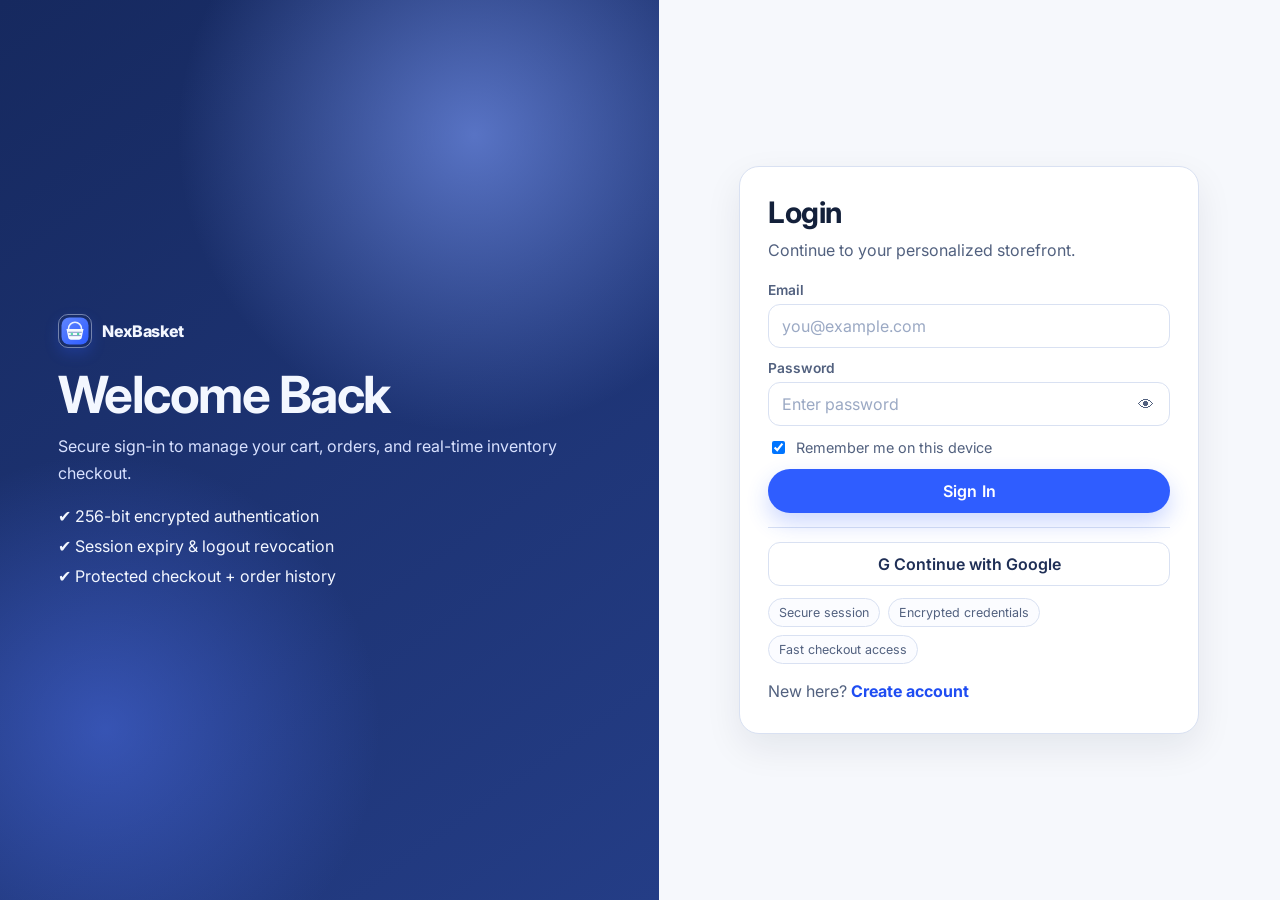
<file: frontend/admin.html>
<!doctype html>
<html lang="en">
  <head>
    <meta charset="UTF-8" />
    <meta name="viewport" content="width=device-width, initial-scale=1.0" />
    <title>Admin Insights | NexBasket</title>
    <link rel="stylesheet" href="styles.css" />
    <link rel="icon" type="image/svg+xml" href="assets/brand/favicon.svg" />
  </head>
  <body>
    <header id="navbar"></header>
    <main class="site-main">
      <div class="container section-stack">
        <section class="section-head" data-reveal>
          <div>
            <h1 style="font-size:2.2rem">Admin Insights</h1>
            <p class="muted">Live operational view for stock risk, sales trends, audit records, and catalog management.</p>
          </div>
          <span class="pill">Admin tools</span>
        </section>

        <section id="adminStatus"></section>
        <section id="adminLoading" class="product-grid">
          <div class="skeleton sk-card"></div>
          <div class="skeleton sk-card"></div>
          <div class="skeleton sk-card"></div>
        </section>

        <section class="metrics-grid" id="summaryCards" data-reveal></section>

        <section data-reveal>
          <article class="card panel">
            <div class="section-head" style="margin-bottom:0">
              <div>
                <h2>Add New Product</h2>
                <p class="muted">Create products directly from the admin dashboard.</p>
              </div>
            </div>
            <form id="addProductForm" class="form-grid">
              <div class="admin-form-grid">
                <div class="form-field">
                  <label for="newProductCategory">Category</label>
                  <select id="newProductCategory" required></select>
                </div>
                <div class="form-field">
                  <label for="newProductSku">SKU</label>
                  <input id="newProductSku" placeholder="EX: ELEC-101" maxlength="60" required />
                </div>
                <div class="form-field">
                  <label for="newProductName">Product Name</label>
                  <input id="newProductName" placeholder="Enter product name" maxlength="160" required />
                </div>
                <div class="form-field">
                  <label for="newProductPrice">Price</label>
                  <input id="newProductPrice" type="number" min="0.01" step="0.01" placeholder="0.00" required />
                </div>
                <div class="form-field">
                  <label for="newProductStock">Stock Quantity</label>
                  <input id="newProductStock" type="number" min="0" step="1" value="0" required />
                </div>
                <div class="form-field">
                  <label for="newProductReorder">Reorder Level</label>
                  <input id="newProductReorder" type="number" min="0" step="1" value="5" required />
                </div>
                <div class="form-field span-2">
                  <label for="newProductDescription">Description</label>
                  <textarea id="newProductDescription" rows="3" placeholder="Product description"></textarea>
                </div>
                <label class="inline-check span-2">
                  <input id="newProductActive" type="checkbox" checked />
                  Product is active and visible in catalog
                </label>
              </div>
              <div class="quick-links">
                <button id="addProductSubmit" class="btn btn-primary" type="submit">Add Product</button>
              </div>
              <div id="adminProductStatus"></div>
            </form>
          </article>
        </section>

        <section class="details-layout" data-reveal>
          <article class="card panel">
            <h2>Low Stock Products</h2>
            <div id="lowStockList" class="table-wrap" style="margin-top:10px"></div>
          </article>
          <article class="card panel">
            <h2>Top Products</h2>
            <div id="topProductsList" class="table-wrap" style="margin-top:10px"></div>
          </article>
        </section>

        <section class="details-layout" data-reveal>
          <article class="card panel">
            <h2>Inventory Audit</h2>
            <div id="inventoryAuditList" class="table-wrap" style="margin-top:10px"></div>
          </article>
          <article class="card panel">
            <h2>Order Audit</h2>
            <div id="orderAuditList" class="table-wrap" style="margin-top:10px"></div>
          </article>
        </section>
      </div>
    </main>
    <footer id="footer"></footer>
    <script type="module" src="admin.js"></script>
  </body>
</html>
</file>
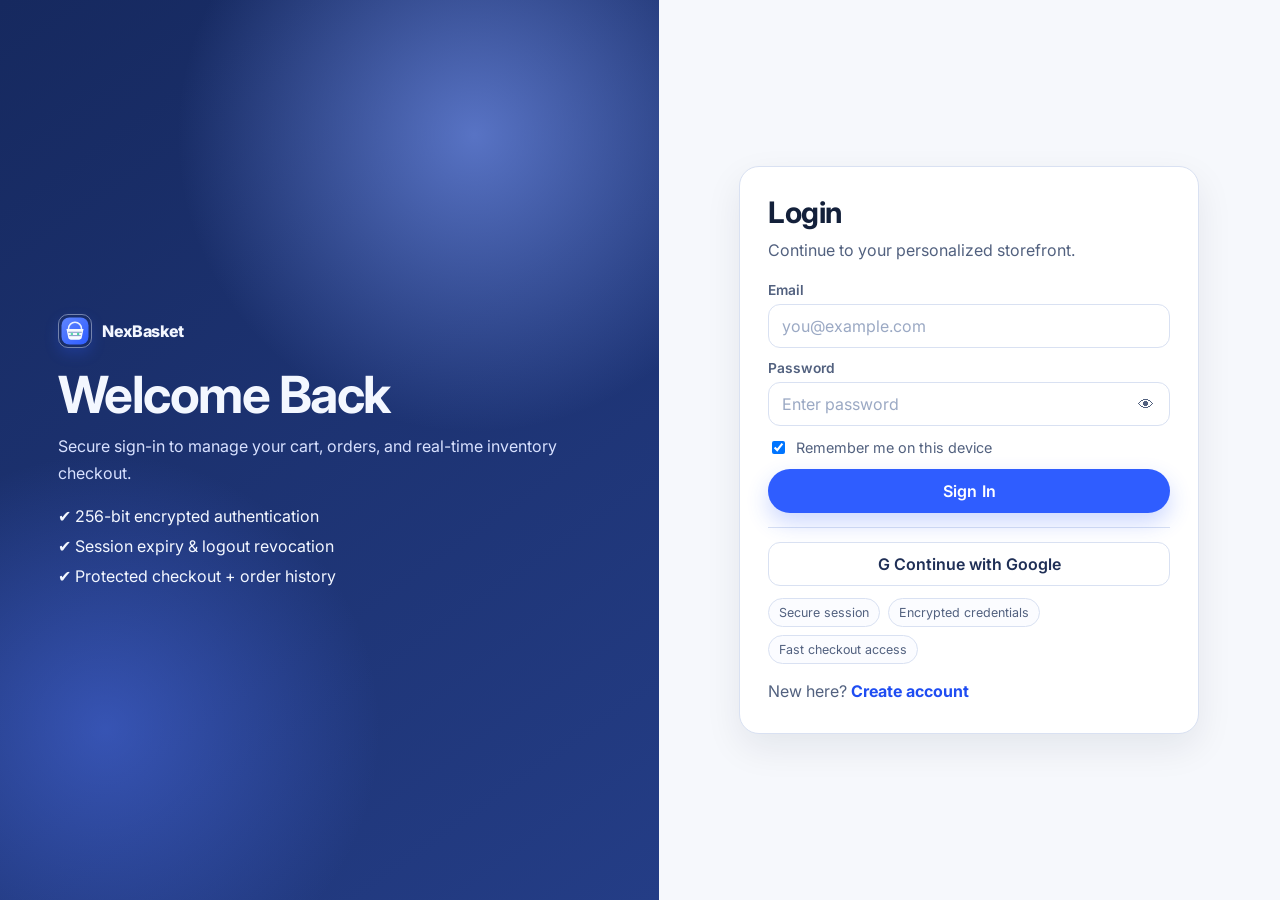
<file: frontend/cart.html>
<!doctype html>
<html lang="en">
  <head>
    <meta charset="UTF-8" />
    <meta name="viewport" content="width=device-width, initial-scale=1.0" />
    <title>Cart | NexBasket</title>
    <link rel="stylesheet" href="styles.css" />
    <link rel="icon" type="image/svg+xml" href="assets/brand/favicon.svg" />
  </head>
  <body>
    <header id="navbar"></header>
    <main class="site-main">
      <div class="container section-stack">
        <section class="section-head" data-reveal>
          <div>
            <h1 style="font-size:2.2rem">My Cart</h1>
            <p class="muted">Review selected products before checkout.</p>
          </div>
          <div class="quick-links">
            <a class="btn btn-ghost" href="products.html">Continue Shopping</a>
            <a class="btn btn-primary" href="checkout.html">Proceed to Checkout</a>
          </div>
        </section>

        <section class="card panel" data-reveal>
          <div id="status"></div>
          <div id="loadingCart" class="product-grid">
            <div class="skeleton sk-card"></div>
            <div class="skeleton sk-card"></div>
          </div>
          <div id="cartItems" class="section-stack"></div>
          <div class="summary-box" style="margin-top:12px">
            <h3 id="totalAmount">Cart Total: ₹0.00</h3>
          </div>
        </section>
      </div>
    </main>
    <footer id="footer"></footer>
    <script type="module" src="cart.js"></script>
  </body>
</html>
</file>
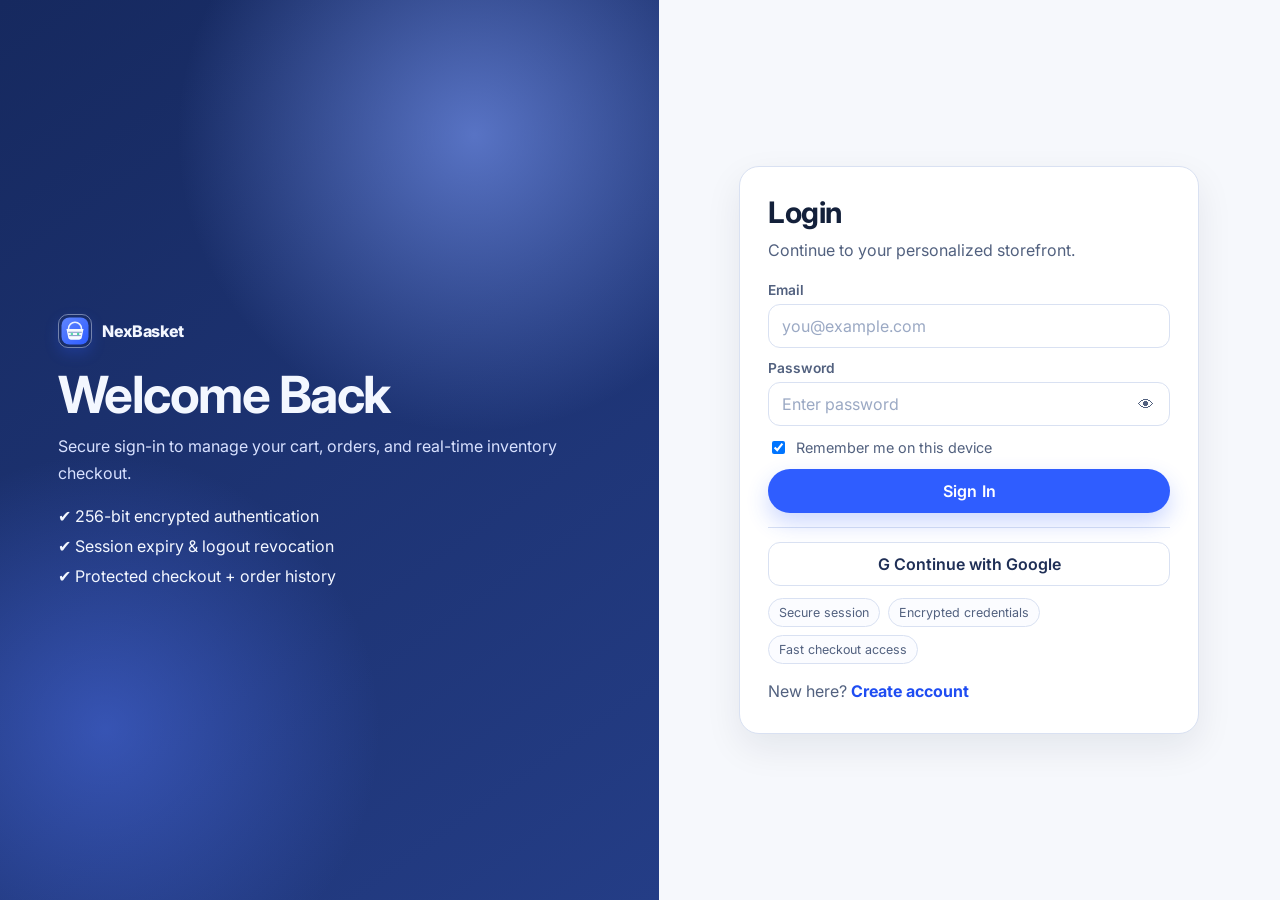
<file: frontend/checkout.html>
<!doctype html>
<html lang="en">
  <head>
    <meta charset="UTF-8" />
    <meta name="viewport" content="width=device-width, initial-scale=1.0" />
    <title>Checkout | NexBasket</title>
    <link rel="stylesheet" href="styles.css" />
    <link rel="icon" type="image/svg+xml" href="assets/brand/favicon.svg" />
  </head>
  <body>
    <header id="navbar"></header>
    <main class="site-main">
      <div class="container section-stack">
        <section class="section-head" data-reveal>
          <div>
            <h1 style="font-size:2.2rem">Checkout</h1>
            <p class="muted">Confirm your cart and place the order securely.</p>
          </div>
          <div class="quick-links">
            <a class="btn btn-ghost" href="cart.html">Back to Cart</a>
            <a class="btn btn-ghost" href="orders.html">Order History</a>
          </div>
        </section>

        <section class="card panel" data-reveal>
          <div id="status"></div>
          <div id="loadingCheckout" class="product-grid">
            <div class="skeleton sk-card"></div>
            <div class="skeleton sk-card"></div>
          </div>
          <div id="checkoutSummary"></div>
          <button id="placeOrderBtn" class="btn btn-primary" style="margin-top:14px">Place Order</button>
        </section>
      </div>
    </main>
    <footer id="footer"></footer>
    <script type="module" src="checkout.js"></script>
  </body>
</html>
</file>
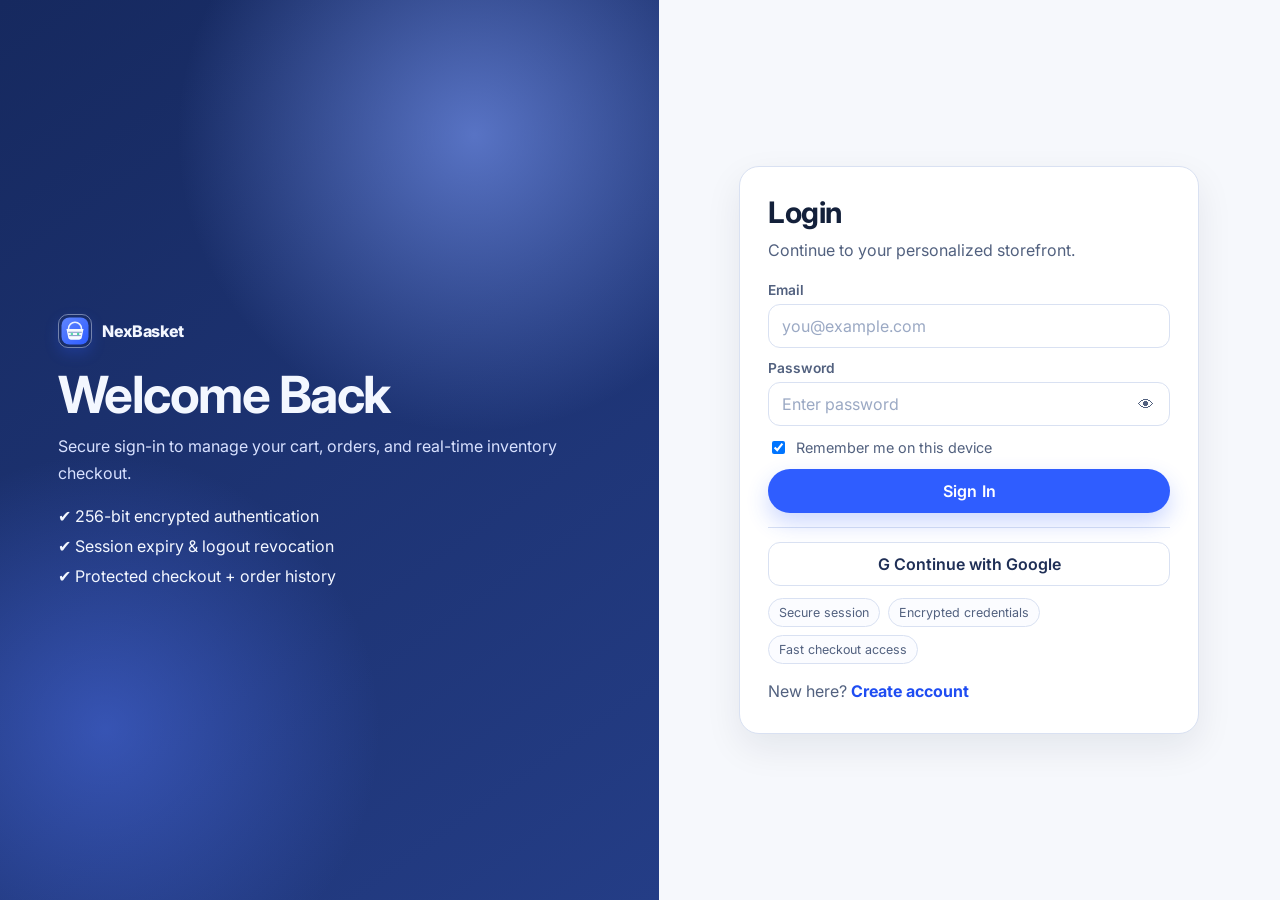
<file: frontend/login.html>
<!doctype html>
<html lang="en">
  <head>
    <meta charset="UTF-8" />
    <meta name="viewport" content="width=device-width, initial-scale=1.0" />
    <title>Login | NexBasket</title>
    <link rel="stylesheet" href="styles.css" />
    <link rel="icon" type="image/svg+xml" href="assets/brand/favicon.svg" />
  </head>
  <body>
    <main class="auth-wrap">
      <section class="auth-brand" data-reveal>
        <div class="brand">
          <img src="assets/brand/logo-mark.svg" class="brand-logo" alt="NexBasket logo" />
          <span>NexBasket</span>
        </div>
        <div>
          <h1>Welcome Back</h1>
          <p class="muted" style="color:#d8e1ff; margin-top:12px">Secure sign-in to manage your cart, orders, and real-time inventory checkout.</p>
        </div>
        <ul>
          <li>✔ 256-bit encrypted authentication</li>
          <li>✔ Session expiry & logout revocation</li>
          <li>✔ Protected checkout + order history</li>
        </ul>
      </section>

      <section class="auth-panel" data-reveal>
        <article class="auth-card">
          <h2 class="auth-title">Login</h2>
          <p class="muted">Continue to your personalized storefront.</p>

          <form id="loginForm" class="form-grid">
            <div class="form-field">
              <label for="loginEmail">Email</label>
              <input id="loginEmail" type="email" placeholder="you@example.com" required />
            </div>

            <div class="form-field">
              <label for="loginPassword">Password</label>
              <div class="input-wrap">
                <input id="loginPassword" type="password" placeholder="Enter password" required />
                <button type="button" class="eye-btn" id="toggleLoginPassword" aria-label="Toggle password visibility">👁</button>
              </div>
            </div>

            <label class="inline-check">
              <input type="checkbox" id="rememberMe" checked />
              Remember me on this device
            </label>

            <button type="submit" class="btn btn-primary btn-block">Sign In</button>
          </form>

          <div class="divider"></div>
          <button class="oauth-btn" type="button" aria-label="Continue with Google">
            G Continue with Google
          </button>

          <div id="loginStatus"></div>
          <div class="trust-row">
            <span class="trust-chip">Secure session</span>
            <span class="trust-chip">Encrypted credentials</span>
            <span class="trust-chip">Fast checkout access</span>
          </div>

          <p class="muted" style="margin-top:14px">
            New here?
            <a href="signup.html" style="color: var(--accent-strong); font-weight:700">Create account</a>
          </p>
        </article>
      </section>
    </main>

    <script type="module" src="login.js"></script>
  </body>
</html>
</file>
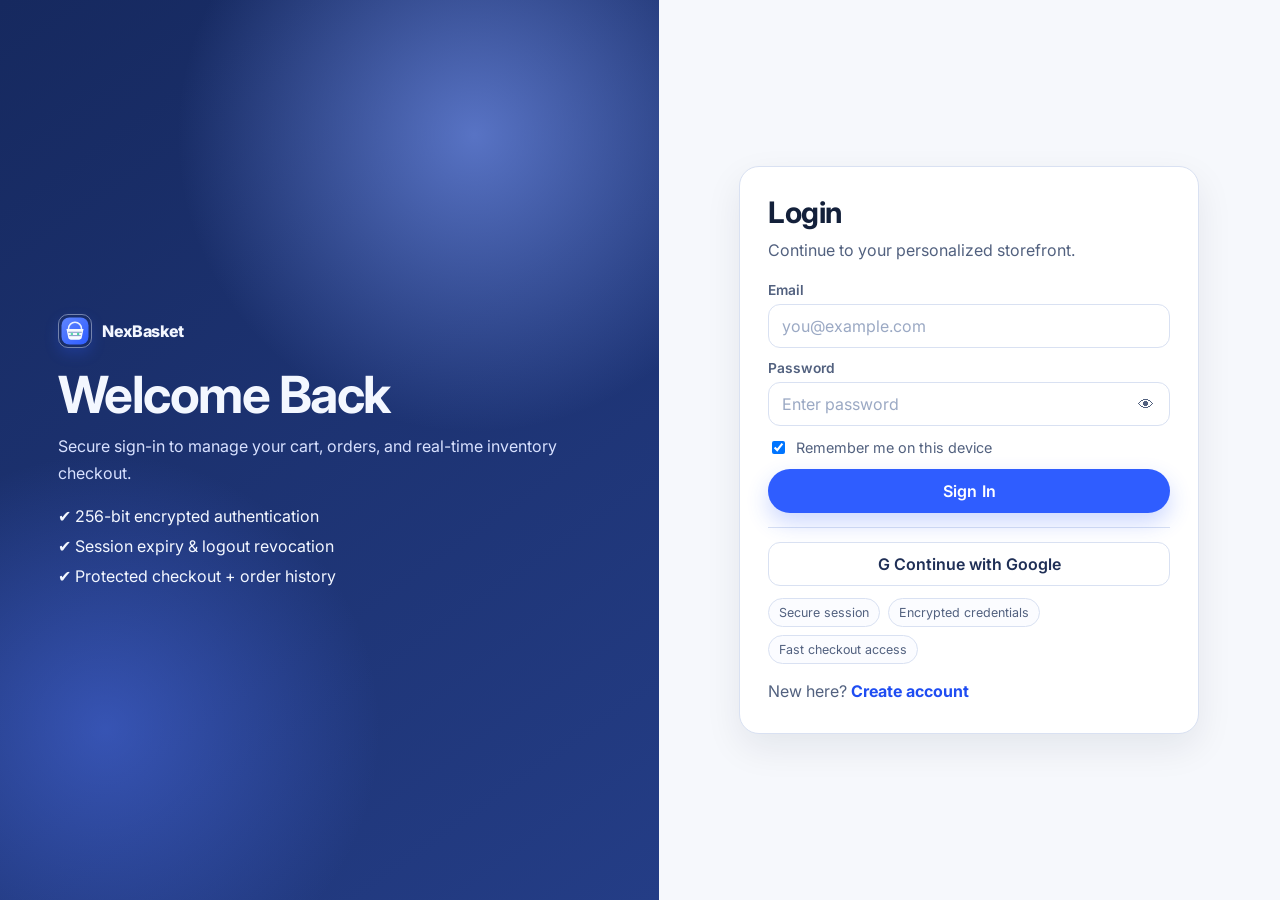
<file: frontend/orders.html>
<!doctype html>
<html lang="en">
  <head>
    <meta charset="UTF-8" />
    <meta name="viewport" content="width=device-width, initial-scale=1.0" />
    <title>Orders | NexBasket</title>
    <link rel="stylesheet" href="styles.css" />
    <link rel="icon" type="image/svg+xml" href="assets/brand/favicon.svg" />
  </head>
  <body>
    <header id="navbar"></header>
    <main class="site-main">
      <div class="container section-stack">
        <section class="section-head" data-reveal>
          <div>
            <h1 style="font-size:2.2rem">Order History</h1>
            <p class="muted">Track status, view details, and cancel pending orders.</p>
          </div>
          <a class="btn btn-ghost" href="products.html">Shop More</a>
        </section>

        <section class="card panel" data-reveal>
          <div id="status"></div>
          <div id="loadingOrders" class="product-grid">
            <div class="skeleton sk-card"></div>
            <div class="skeleton sk-card"></div>
          </div>
          <div id="ordersList" class="section-stack"></div>
        </section>
      </div>
    </main>
    <footer id="footer"></footer>
    <script type="module" src="orders.js"></script>
  </body>
</html>
</file>
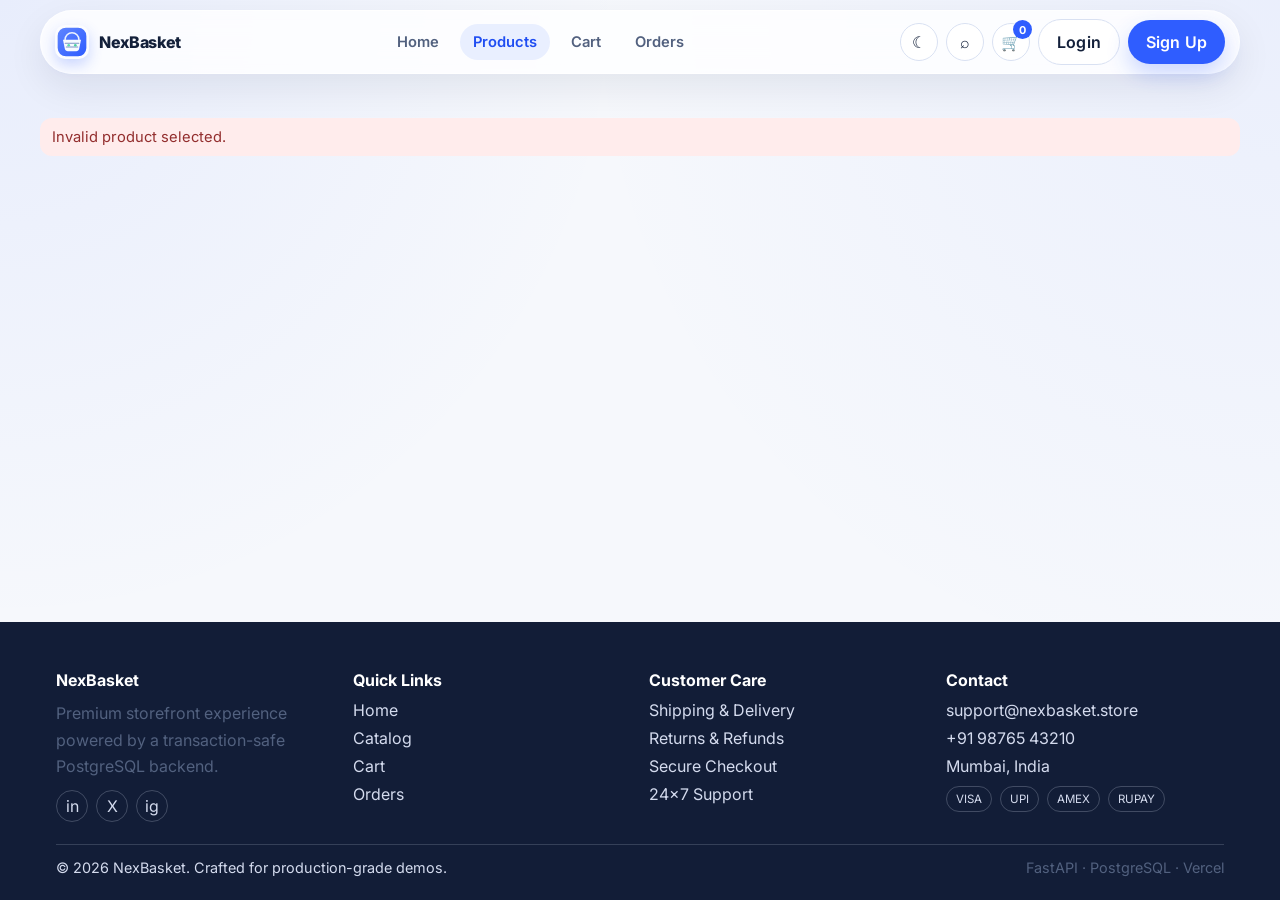
<file: frontend/product.html>
<!doctype html>
<html lang="en">
  <head>
    <meta charset="UTF-8" />
    <meta name="viewport" content="width=device-width, initial-scale=1.0" />
    <title>Product Details | NexBasket</title>
    <link rel="stylesheet" href="styles.css" />
    <link rel="icon" type="image/svg+xml" href="assets/brand/favicon.svg" />
  </head>
  <body>
    <header id="navbar"></header>
    <main class="site-main">
      <div class="container section-stack">
        <div id="productStatus"></div>

        <section id="productLoading" class="details-layout">
          <div class="skeleton sk-card"></div>
          <div class="skeleton sk-card"></div>
        </section>

        <section id="productDetailWrap" style="display:none" data-reveal>
          <div class="details-layout">
            <div>
              <div class="gallery-main">
                <img class="zoom-layer main-product-image" id="mainThumb" alt="Product image" />
              </div>
              <div class="thumb-grid" id="thumbGrid"></div>
            </div>

            <article class="card panel">
              <span class="pill" id="productCategoryPill"></span>
              <h1 style="font-size:2rem; margin-top:10px" id="productName"></h1>
              <div class="product-row" style="margin-top:8px">
                <strong id="productPrice" style="font-size:1.3rem"></strong>
                <span class="stars" id="productStars"></span>
              </div>
              <p class="muted" style="margin-top:10px" id="productDescription"></p>

              <div class="divider"></div>

              <p class="muted">Select Size</p>
              <div class="selector-row" id="sizeSelectors"></div>

              <p class="muted" style="margin-top:12px">Select Color</p>
              <div class="selector-row" id="colorSelectors"></div>

              <div class="product-row" style="margin-top:14px">
                <label for="productQty" class="muted">Quantity</label>
                <input id="productQty" type="number" min="1" value="1" style="width:90px" />
              </div>

              <div class="product-row" style="margin-top:12px">
                <button class="btn btn-primary" id="addToCartBtn">Add to Cart</button>
                <button class="btn btn-ghost" id="wishlistBtn">Add to Wishlist</button>
              </div>

              <div class="tab-header" id="tabHeader">
                <button class="tab-btn active" data-tab="description">Description</button>
                <button class="tab-btn" data-tab="reviews">Reviews</button>
                <button class="tab-btn" data-tab="shipping">Shipping</button>
              </div>
              <div class="tab-panel" id="tabPanel"></div>
            </article>
          </div>
        </section>

        <section data-reveal>
          <div class="section-head">
            <h2>Related Products</h2>
          </div>
          <div id="relatedProducts" class="product-grid"></div>
        </section>
      </div>
    </main>

    <footer id="footer"></footer>
    <script type="module" src="product.js"></script>
  </body>
</html>
</file>
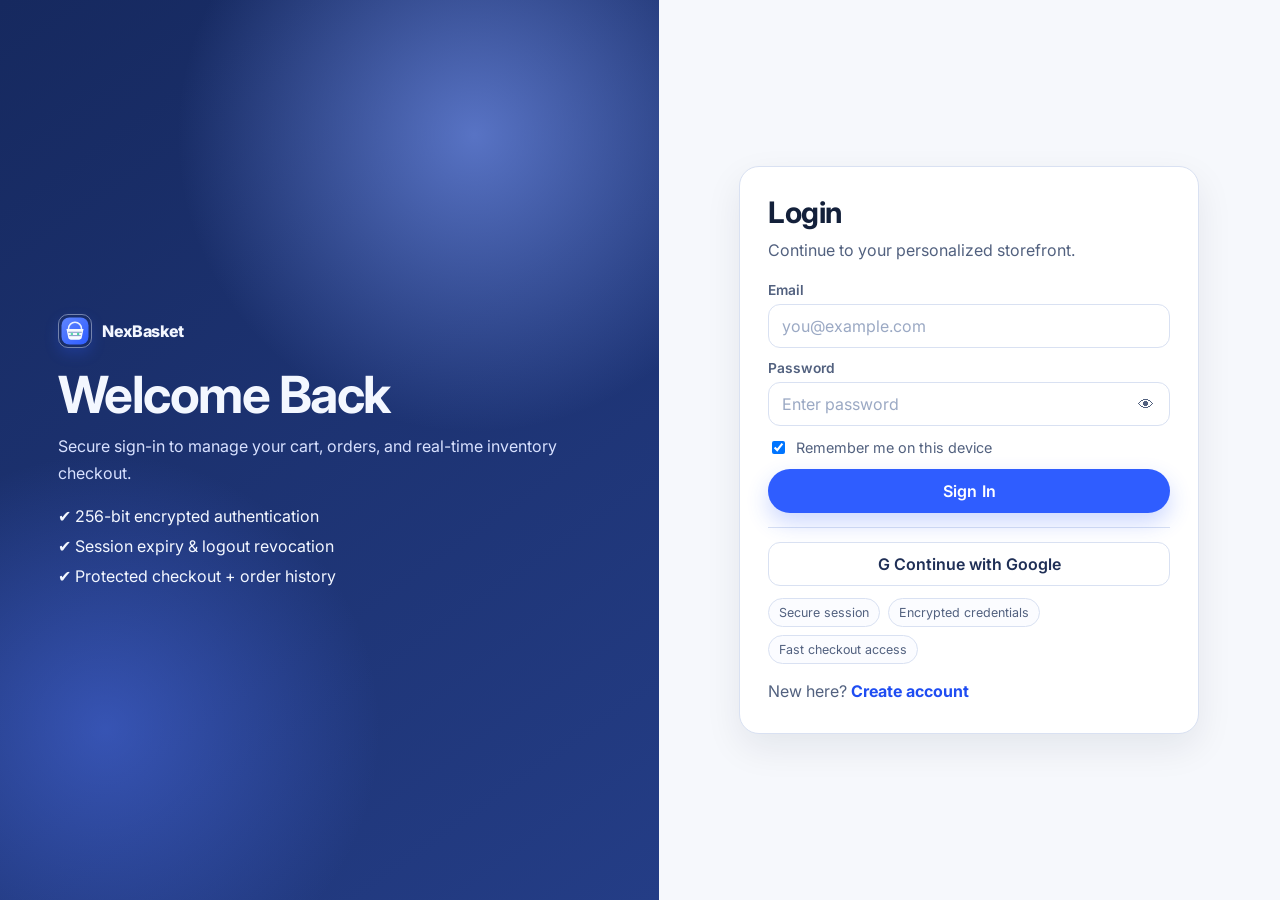
<file: frontend/products.html>
<!doctype html>
<html lang="en">
  <head>
    <meta charset="UTF-8" />
    <meta name="viewport" content="width=device-width, initial-scale=1.0" />
    <title>Products | NexBasket</title>
    <link rel="stylesheet" href="styles.css" />
    <link rel="icon" type="image/svg+xml" href="assets/brand/favicon.svg" />
  </head>
  <body>
    <header id="navbar"></header>

    <main class="site-main">
      <div class="container section-stack">
        <section class="hero" data-reveal>
          <div class="hero-layout" style="grid-template-columns: 1fr 0.8fr; min-height: 260px">
            <div class="hero-copy">
              <span class="hero-kicker">Catalog</span>
              <h1>Find What Fits Your Style</h1>
              <p class="muted">Filter by category, price, stock, and rating. Tap into a cleaner shopping workflow with quick add actions.</p>
            </div>
            <div class="hero-bg" aria-hidden="true">
              <span class="orb orb-a"></span>
              <span class="orb orb-b"></span>
              <article class="glass-card">
                <h3>Curated Products</h3>
                <p class="muted" style="margin-top:8px">Smart sorting, rich cards, and fast actions.</p>
              </article>
            </div>
          </div>
        </section>

        <section class="catalog-layout">
          <aside class="card filter-panel" data-reveal>
            <h3>Filters</h3>
            <div class="filter-group">
              <label for="searchInput" class="muted">Search</label>
              <input id="searchInput" placeholder="Search products..." />
            </div>

            <div class="filter-group">
              <label class="muted">Category</label>
              <div id="categoryChips" class="scroll-chips"></div>
            </div>

            <div class="filter-group">
              <label class="muted">Price Range</label>
              <div class="price-row">
                <input id="minPriceInput" type="number" min="0" placeholder="Min" />
                <input id="maxPriceInput" type="number" min="0" placeholder="Max" />
              </div>
            </div>

            <div class="filter-group">
              <label class="muted">Rating</label>
              <div class="rating-filter" id="ratingFilter">
                <button class="chip active" data-rating="">All</button>
                <button class="chip" data-rating="4">4★ & above</button>
                <button class="chip" data-rating="4.5">4.5★ & above</button>
              </div>
            </div>

            <div class="filter-group">
              <label class="inline-check">
                <input id="stockOnlyInput" type="checkbox" />
                In-stock only
              </label>
            </div>

            <div class="filter-group">
              <button class="btn btn-primary" id="searchBtn">Apply Filters</button>
              <button class="btn btn-ghost" id="clearBtn">Clear</button>
            </div>
          </aside>

          <div data-reveal>
            <div class="catalog-toolbar">
              <div>
                <h2>Products</h2>
                <p class="muted" id="resultCount">0 products</p>
              </div>
              <div style="display:flex; gap:10px; align-items:center; flex-wrap:wrap">
                <div class="search-wrap">
                  <span class="search-icon">⌕</span>
                  <input id="searchInlineInput" placeholder="Quick search..." />
                </div>
                <select id="sortInput" aria-label="Sort products">
                  <option value="name_asc">Name A-Z</option>
                  <option value="name_desc">Name Z-A</option>
                  <option value="price_asc">Price Low-High</option>
                  <option value="price_desc">Price High-Low</option>
                  <option value="stock_desc">Stock High-Low</option>
                </select>
              </div>
            </div>

            <div id="status"></div>
            <section id="productsList" class="product-grid"></section>
            <section id="loadingProducts" class="product-grid" style="display:none">
              <div class="skeleton sk-card"></div>
              <div class="skeleton sk-card"></div>
              <div class="skeleton sk-card"></div>
            </section>
            <section id="emptyProducts" class="empty-state" style="display:none">No products match your filters.</section>

            <div class="pagination" id="paginationWrap">
              <button class="btn btn-ghost" id="prevPageBtn">Previous</button>
              <span class="muted" id="pageIndicator">Page 1</span>
              <button class="btn btn-ghost" id="nextPageBtn">Next</button>
            </div>
          </div>
        </section>
      </div>
    </main>

    <footer id="footer"></footer>
    <script type="module" src="products.js"></script>
  </body>
</html>
</file>
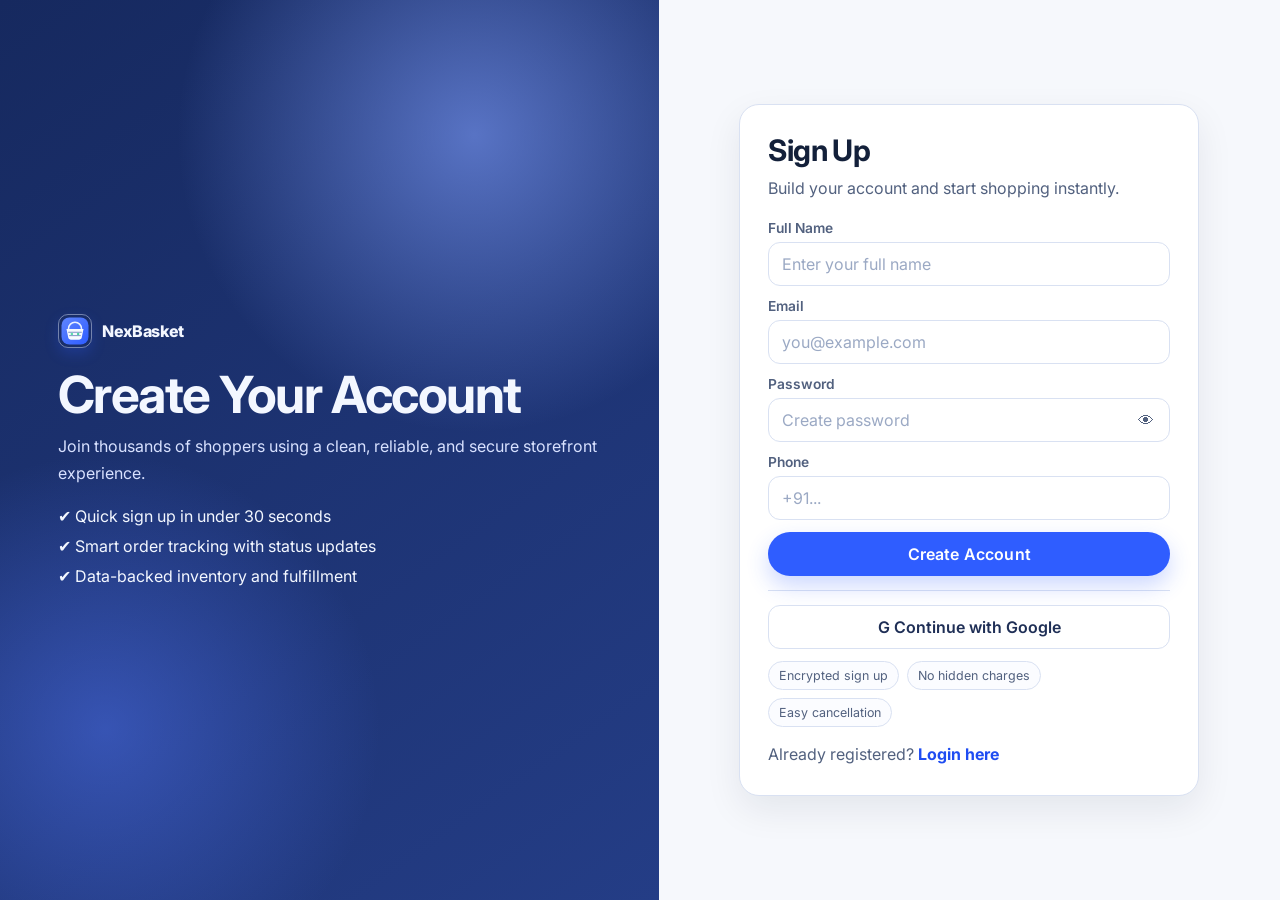
<file: frontend/signup.html>
<!doctype html>
<html lang="en">
  <head>
    <meta charset="UTF-8" />
    <meta name="viewport" content="width=device-width, initial-scale=1.0" />
    <title>Sign Up | NexBasket</title>
    <link rel="stylesheet" href="styles.css" />
    <link rel="icon" type="image/svg+xml" href="assets/brand/favicon.svg" />
  </head>
  <body>
    <main class="auth-wrap">
      <section class="auth-brand" data-reveal>
        <div class="brand">
          <img src="assets/brand/logo-mark.svg" class="brand-logo" alt="NexBasket logo" />
          <span>NexBasket</span>
        </div>
        <div>
          <h1>Create Your Account</h1>
          <p class="muted" style="color:#d8e1ff; margin-top:12px">Join thousands of shoppers using a clean, reliable, and secure storefront experience.</p>
        </div>
        <ul>
          <li>✔ Quick sign up in under 30 seconds</li>
          <li>✔ Smart order tracking with status updates</li>
          <li>✔ Data-backed inventory and fulfillment</li>
        </ul>
      </section>

      <section class="auth-panel" data-reveal>
        <article class="auth-card">
          <h2 class="auth-title">Sign Up</h2>
          <p class="muted">Build your account and start shopping instantly.</p>

          <form id="registerForm" class="form-grid">
            <div class="form-field">
              <label for="regName">Full Name</label>
              <input id="regName" placeholder="Enter your full name" required />
            </div>

            <div class="form-field">
              <label for="regEmail">Email</label>
              <input id="regEmail" type="email" placeholder="you@example.com" required />
            </div>

            <div class="form-field">
              <label for="regPassword">Password</label>
              <div class="input-wrap">
                <input id="regPassword" type="password" placeholder="Create password" required />
                <button type="button" class="eye-btn" id="toggleSignupPassword" aria-label="Toggle password visibility">👁</button>
              </div>
            </div>

            <div class="form-field">
              <label for="regPhone">Phone</label>
              <input id="regPhone" placeholder="+91..." />
            </div>

            <button type="submit" class="btn btn-primary btn-block">Create Account</button>
          </form>

          <div class="divider"></div>
          <button class="oauth-btn" type="button" aria-label="Continue with Google">
            G Continue with Google
          </button>
          <div id="registerStatus"></div>
          <div class="trust-row">
            <span class="trust-chip">Encrypted sign up</span>
            <span class="trust-chip">No hidden charges</span>
            <span class="trust-chip">Easy cancellation</span>
          </div>

          <p class="muted" style="margin-top:14px">
            Already registered?
            <a href="login.html" style="color: var(--accent-strong); font-weight:700">Login here</a>
          </p>
        </article>
      </section>
    </main>

    <script type="module" src="signup.js"></script>
  </body>
</html>
</file>
<file: frontend/styles.css>
@import url("https://fonts.googleapis.com/css2?family=Inter:wght@400;500;600;700;800&display=swap");

:root {
  --accent: #2f5dff;
  --accent-strong: #1f4df2;
  --accent-soft: #e9efff;
  --bg: #f6f8fc;
  --surface: #ffffff;
  --surface-muted: #f1f4fb;
  --line: #d9e1f2;
  --text: #13203a;
  --text-soft: #52617f;
  --success: #1f9d62;
  --danger: #dc4f4f;
  --warning: #b87913;
  --radius-xl: 24px;
  --radius-lg: 16px;
  --radius-md: 12px;
  --shadow: 0 14px 36px rgba(17, 30, 56, 0.08);
  --shadow-soft: 0 8px 20px rgba(17, 30, 56, 0.07);
  --max: 1200px;
}

html[data-theme="dark"] {
  color-scheme: dark;
  --accent: #6f8cff;
  --accent-strong: #88a0ff;
  --accent-soft: rgba(111, 140, 255, 0.2);
  --bg: #0b1324;
  --surface: #111c32;
  --surface-muted: #182541;
  --line: #2b3c5f;
  --text: #e7eeff;
  --text-soft: #a6b5d7;
  --shadow: 0 16px 34px rgba(3, 9, 20, 0.52);
  --shadow-soft: 0 10px 24px rgba(3, 9, 20, 0.45);
}

* {
  box-sizing: border-box;
}

html {
  scroll-behavior: smooth;
  height: 100%;
}

body {
  margin: 0;
  font-family: "Inter", "Segoe UI", sans-serif;
  background:
    radial-gradient(circle at 0% 0%, rgba(47, 93, 255, 0.07), transparent 40%),
    radial-gradient(circle at 100% 0%, rgba(47, 93, 255, 0.06), transparent 45%),
    var(--bg);
  color: var(--text);
  min-height: 100dvh;
  overflow-x: hidden;
  display: flex;
  flex-direction: column;
  width: 100%;
}

html[data-theme="dark"] body {
  background:
    radial-gradient(circle at 0% 0%, rgba(110, 139, 255, 0.16), transparent 42%),
    radial-gradient(circle at 100% 0%, rgba(110, 139, 255, 0.1), transparent 40%),
    #0a1222;
}

a {
  color: inherit;
  text-decoration: none;
}

img {
  max-width: 100%;
  display: block;
}

button,
input,
select,
textarea {
  font: inherit;
}

.site-main {
  padding: 32px 16px 56px;
  flex: 1 0 auto;
  width: 100%;
}

.container {
  width: 100%;
  max-width: var(--max);
  margin: 0 auto;
}

h1,
h2,
h3,
h4,
p {
  margin: 0;
}

h1 {
  font-size: clamp(2rem, 4vw, 3.2rem);
  line-height: 1.05;
  letter-spacing: -0.03em;
}

h2 {
  font-size: clamp(1.45rem, 3vw, 2.2rem);
  line-height: 1.15;
  letter-spacing: -0.02em;
}

h3 {
  font-size: clamp(1.05rem, 2vw, 1.35rem);
}

p {
  line-height: 1.66;
}

.muted {
  color: var(--text-soft);
}

.section-stack {
  display: grid;
  gap: 24px;
}

.section-stack > * {
  min-width: 0;
}

.card {
  background: var(--surface);
  border: 1px solid var(--line);
  border-radius: var(--radius-lg);
  box-shadow: var(--shadow-soft);
  min-width: 0;
}

.panel {
  padding: 22px;
  min-width: 0;
}

.btn {
  border: 0;
  border-radius: 999px;
  padding: 12px 18px;
  cursor: pointer;
  transition: transform 0.2s ease, box-shadow 0.2s ease, background-color 0.2s ease;
  font-weight: 600;
  letter-spacing: 0.01em;
  display: inline-flex;
  align-items: center;
  gap: 8px;
  justify-content: center;
}

.btn:focus-visible,
input:focus-visible,
select:focus-visible,
textarea:focus-visible,
a:focus-visible {
  outline: 3px solid rgba(47, 93, 255, 0.28);
  outline-offset: 2px;
}

.btn-primary {
  background: var(--accent);
  color: #fff;
  box-shadow: 0 10px 22px rgba(47, 93, 255, 0.24);
}

.btn-primary:hover {
  background: var(--accent-strong);
  transform: translateY(-1px);
}

.btn-secondary {
  background: #1f2a46;
  color: #fff;
}

.btn-secondary:hover {
  background: #182038;
}

.btn-ghost {
  background: #fff;
  border: 1px solid var(--line);
  color: var(--text);
}

html[data-theme="dark"] .btn-ghost {
  background: #131f37;
  border-color: #2b3d63;
  color: #c9d6f6;
}

.btn-ghost:hover {
  background: var(--surface-muted);
}

.btn-danger {
  background: #ffe8e8;
  color: #aa2929;
}

.btn-danger:hover {
  background: #ffd9d9;
}

html[data-theme="dark"] .btn-danger {
  background: #412226;
  color: #ffb8c0;
}

html[data-theme="dark"] .btn-danger:hover {
  background: #4b262b;
}

.btn-block {
  width: 100%;
}

.status {
  margin-top: 12px;
  border-radius: 12px;
  font-size: 0.92rem;
  padding: 10px 12px;
}

.status.success {
  color: #165f3f;
  background: #e6f7f0;
}

.status.error {
  color: #932e2e;
  background: #ffecec;
}

html[data-theme="dark"] .status.success {
  color: #9ee9c9;
  background: #173b2b;
}

html[data-theme="dark"] .status.error {
  color: #ffc8c8;
  background: #432324;
}

.site-header {
  position: sticky;
  top: 0;
  z-index: 30;
  padding: 10px 16px 0;
}

.navbar-shell {
  max-width: var(--max);
  margin: 0 auto;
  background: rgba(255, 255, 255, 0.8);
  border: 1px solid rgba(255, 255, 255, 0.72);
  box-shadow: var(--shadow);
  border-radius: 999px;
  backdrop-filter: blur(12px);
}

html[data-theme="dark"] .navbar-shell {
  background: rgba(12, 20, 36, 0.86);
  border-color: rgba(53, 72, 108, 0.7);
}

.navbar-inner {
  min-height: 62px;
  padding: 8px 14px;
  display: grid;
  grid-template-columns: auto 1fr auto;
  gap: 14px;
  align-items: center;
}

.brand {
  display: inline-flex;
  align-items: center;
  gap: 10px;
  font-weight: 800;
  letter-spacing: -0.02em;
}

.brand-logo {
  width: 34px;
  height: 34px;
  border-radius: 10px;
  display: block;
  object-fit: cover;
  box-shadow: 0 6px 14px rgba(47, 93, 255, 0.24);
}

html[data-theme="dark"] .brand-logo {
  box-shadow: 0 6px 14px rgba(16, 32, 64, 0.5);
}

.nav-links {
  display: flex;
  align-items: center;
  justify-content: center;
  gap: 8px;
  flex-wrap: wrap;
  min-width: 0;
}

.nav-link {
  font-size: 0.92rem;
  padding: 9px 13px;
  border-radius: 999px;
  color: var(--text-soft);
  font-weight: 600;
}

.nav-link:hover {
  color: var(--text);
  background: var(--surface-muted);
}

.nav-link.active {
  background: var(--accent-soft);
  color: var(--accent-strong);
}

.nav-tools {
  display: inline-flex;
  align-items: center;
  gap: 8px;
}

.icon-btn {
  width: 38px;
  height: 38px;
  border-radius: 50%;
  border: 1px solid var(--line);
  background: #fff;
  color: var(--text);
  display: grid;
  place-items: center;
  position: relative;
}

html[data-theme="dark"] .icon-btn,
html[data-theme="dark"] .avatar-chip {
  background: #111d34;
  border-color: #304364;
  color: #d2def8;
}

.icon-btn:hover {
  background: var(--surface-muted);
}

.badge {
  min-width: 19px;
  height: 19px;
  padding: 0 4px;
  border-radius: 999px;
  background: var(--accent);
  color: #fff;
  display: inline-flex;
  align-items: center;
  justify-content: center;
  font-size: 0.68rem;
  font-weight: 700;
  position: absolute;
  right: -3px;
  top: -4px;
}

.avatar-chip {
  padding: 4px 10px 4px 4px;
  border: 1px solid var(--line);
  border-radius: 999px;
  background: #fff;
  display: inline-flex;
  gap: 8px;
  align-items: center;
  min-width: 0;
}

.avatar-chip .muted {
  max-width: 150px;
  overflow: hidden;
  text-overflow: ellipsis;
  white-space: nowrap;
}

.avatar-dot {
  width: 30px;
  height: 30px;
  border-radius: 50%;
  background: linear-gradient(145deg, #284bbb, #5277f3);
  color: #fff;
  display: grid;
  place-items: center;
  font-size: 0.8rem;
  font-weight: 700;
}

.hamburger {
  display: none;
}

.mobile-drawer {
  display: none;
  position: fixed;
  inset: 0;
  z-index: 45;
}

.mobile-drawer.open {
  display: block;
}

.drawer-backdrop {
  position: absolute;
  inset: 0;
  background: rgba(8, 18, 38, 0.54);
}

.drawer-panel {
  position: absolute;
  right: 0;
  top: 0;
  height: 100%;
  width: min(340px, 86vw);
  background: #fff;
  padding: 22px;
  display: grid;
  gap: 10px;
  align-content: start;
}

html[data-theme="dark"] .drawer-panel {
  background: #0f1a30;
}

.drawer-panel a,
.drawer-panel button {
  width: 100%;
  text-align: left;
}

.footer {
  background: #121d37;
  color: #d4dbee;
  margin-top: auto;
}

html[data-theme="dark"] .footer {
  background: #091222;
}

.theme-fab {
  position: fixed;
  right: 16px;
  bottom: 16px;
  width: 46px;
  height: 46px;
  border-radius: 50%;
  border: 1px solid var(--line);
  background: var(--surface);
  color: var(--text);
  box-shadow: var(--shadow);
  z-index: 60;
}

.footer-inner {
  max-width: var(--max);
  margin: 0 auto;
  padding: 48px 16px 24px;
  display: grid;
  gap: 22px;
}

.footer-grid {
  display: grid;
  gap: 18px;
  grid-template-columns: repeat(4, minmax(0, 1fr));
}

.footer h4 {
  color: #fff;
  margin-bottom: 10px;
  font-size: 1rem;
}

.footer-list {
  list-style: none;
  padding: 0;
  margin: 0;
  display: grid;
  gap: 8px;
}

.footer-bottom {
  padding-top: 14px;
  border-top: 1px solid rgba(212, 219, 238, 0.18);
  display: flex;
  justify-content: space-between;
  gap: 10px;
  flex-wrap: wrap;
  font-size: 0.9rem;
}

.socials {
  display: inline-flex;
  gap: 8px;
}

.socials span {
  width: 32px;
  height: 32px;
  border: 1px solid rgba(212, 219, 238, 0.24);
  border-radius: 50%;
  display: grid;
  place-items: center;
}

.payment-chips {
  display: inline-flex;
  gap: 8px;
  flex-wrap: wrap;
}

.payment-chip {
  border: 1px solid rgba(212, 219, 238, 0.24);
  border-radius: 999px;
  font-size: 0.72rem;
  padding: 5px 9px;
}

.hero {
  position: relative;
  overflow: hidden;
  border-radius: var(--radius-xl);
  background: linear-gradient(145deg, #f2f6ff, #ffffff 45%);
  border: 1px solid var(--line);
  box-shadow: var(--shadow);
}

html[data-theme="dark"] .hero {
  background: linear-gradient(145deg, #142544, #0f1a31 45%);
}

.hero-layout {
  padding: clamp(30px, 6vw, 58px);
  display: grid;
  gap: 26px;
  grid-template-columns: 1.2fr 1fr;
  align-items: center;
}

.hero-kicker {
  display: inline-flex;
  align-items: center;
  gap: 8px;
  color: var(--accent-strong);
  font-size: 0.82rem;
  font-weight: 700;
  letter-spacing: 0.08em;
  text-transform: uppercase;
}

.hero-copy p {
  max-width: 56ch;
  margin-top: 14px;
}

.hero-actions {
  margin-top: 24px;
  display: flex;
  gap: 10px;
  flex-wrap: wrap;
}

.hero-bg {
  min-height: 290px;
  position: relative;
}

.orb {
  border-radius: 50%;
  position: absolute;
  filter: blur(1px);
}

.orb-a {
  width: 210px;
  height: 210px;
  right: 15%;
  top: 3%;
  background: radial-gradient(circle at 35% 30%, #5d80ff, #2f5dff);
}

.orb-b {
  width: 138px;
  height: 138px;
  right: 2%;
  bottom: 12%;
  background: radial-gradient(circle at 35% 30%, #9db2ff, #5d80ff);
}

.orb-c {
  width: 110px;
  height: 110px;
  left: 8%;
  bottom: -6%;
  background: radial-gradient(circle at 35% 30%, #d6e0ff, #a8bbff);
}

.glass-card {
  position: absolute;
  left: 12%;
  top: 22%;
  width: min(270px, 75%);
  background: rgba(255, 255, 255, 0.75);
  border: 1px solid rgba(255, 255, 255, 0.8);
  border-radius: 18px;
  backdrop-filter: blur(8px);
  padding: 16px;
}

html[data-theme="dark"] .glass-card {
  background: rgba(14, 25, 46, 0.75);
  border-color: rgba(66, 92, 141, 0.75);
}

.split {
  display: grid;
  gap: 16px;
}

.landing-section {
  margin-top: 24px;
}

.section-head {
  display: flex;
  justify-content: space-between;
  align-items: center;
  gap: 10px;
  margin-bottom: 16px;
}

.scroll-chips {
  display: flex;
  gap: 10px;
  overflow-x: auto;
  padding-bottom: 6px;
}

.chip {
  display: inline-flex;
  align-items: center;
  gap: 7px;
  border-radius: 999px;
  border: 1px solid var(--line);
  background: #fff;
  color: var(--text);
  padding: 9px 14px;
  font-size: 0.84rem;
  white-space: nowrap;
  font-weight: 600;
}

html[data-theme="dark"] .chip {
  background: #14243f;
  border-color: #30466e;
  color: #d7e6ff;
}

.chip:hover,
.chip.active {
  border-color: #c3d2ff;
  background: var(--accent-soft);
  color: var(--accent-strong);
}

.product-grid {
  display: grid;
  gap: 16px;
  grid-template-columns: repeat(3, minmax(0, 1fr));
  align-items: stretch;
}

.product-card {
  background: #fff;
  border: 1px solid var(--line);
  border-radius: 16px;
  overflow: hidden;
  box-shadow: var(--shadow-soft);
  transition: transform 0.25s ease, box-shadow 0.25s ease;
  position: relative;
  display: flex;
  flex-direction: column;
  height: 100%;
}

html[data-theme="dark"] .product-card,
html[data-theme="dark"] .feature,
html[data-theme="dark"] .summary-box,
html[data-theme="dark"] .tab-panel,
html[data-theme="dark"] .order-card,
html[data-theme="dark"] .cart-item,
html[data-theme="dark"] .auth-card,
html[data-theme="dark"] .thumb,
html[data-theme="dark"] .empty-state,
html[data-theme="dark"] .oauth-btn {
  background: #101b31;
  border-color: #2a3b5e;
}

.product-card:hover {
  transform: translateY(-4px);
  box-shadow: 0 16px 30px rgba(20, 31, 61, 0.12);
}

.product-media {
  position: relative;
  height: 190px;
  background: linear-gradient(160deg, #edf2ff 0%, #ffffff 70%);
  display: grid;
  place-items: center;
  padding: 12px;
}

html[data-theme="dark"] .product-media,
html[data-theme="dark"] .gallery-main {
  background: linear-gradient(160deg, #152641 0%, #101b31 70%);
}

.product-thumb {
  width: 78%;
  height: 74%;
  border-radius: 14px;
  background:
    linear-gradient(130deg, rgba(66, 110, 255, 0.2), rgba(66, 110, 255, 0)),
    linear-gradient(45deg, #cdd9ff, #f6f8ff);
  border: 1px solid #e1e8ff;
  display: grid;
  place-items: center;
  font-size: 1.95rem;
  font-weight: 700;
  color: #3552ad;
}

.product-image {
  width: 100%;
  height: 100%;
  border-radius: 14px;
  border: 1px solid #dbe4ff;
  object-fit: cover;
  background: #eef3ff;
}

html[data-theme="dark"] .product-image {
  background: #12213d;
  border-color: #30466e;
}

.wish-btn {
  position: absolute;
  right: 10px;
  top: 10px;
  width: 34px;
  height: 34px;
  border-radius: 50%;
  border: 1px solid var(--line);
  background: #fff;
  color: #6f7ca3;
  font-size: 1rem;
  display: grid;
  place-items: center;
  transition: transform 0.2s ease, background-color 0.2s ease, color 0.2s ease, border-color 0.2s ease;
}

html[data-theme="dark"] .wish-btn {
  background: #14233f;
  border-color: #334869;
  color: #9fb3de;
}

.wish-btn:hover {
  transform: scale(1.04);
}

.wish-btn.is-active {
  background: #ffe9ef;
  color: #c7395e;
  border-color: #f3b6c8;
}

.btn.btn-ghost.is-active {
  background: #ffe9ef;
  border-color: #f3b6c8;
  color: #a72e4d;
}

html[data-theme="dark"] .wish-btn.is-active,
html[data-theme="dark"] .btn.btn-ghost.is-active {
  background: #4b2430;
  border-color: #7e3f51;
  color: #ffc1d1;
}

.quick-add {
  position: absolute;
  left: 50%;
  bottom: 14px;
  transform: translate(-50%, 10px);
  opacity: 0;
  pointer-events: none;
  transition: opacity 0.2s ease, transform 0.2s ease;
}

.product-card:hover .quick-add,
.product-card:focus-within .quick-add {
  opacity: 1;
  transform: translate(-50%, 0);
  pointer-events: all;
}

.product-body {
  padding: 14px;
  display: flex;
  flex-direction: column;
  gap: 8px;
  flex: 1 1 auto;
}

.card-action-row {
  margin-top: auto;
  padding-top: 4px;
}

.card-details-btn {
  padding: 7px 12px;
  font-size: 0.8rem;
}

.featured-product-card .product-media {
  height: 210px;
  padding: 16px;
}

.featured-product-image {
  object-fit: contain;
  object-position: center;
  padding: 6px;
}

.featured-actions {
  margin-top: 8px;
  gap: 8px;
}

.featured-actions .btn {
  min-height: 34px;
  padding: 8px 12px;
  font-size: 0.82rem;
}

.product-row {
  display: flex;
  justify-content: space-between;
  align-items: center;
  gap: 8px;
}

.stars {
  color: #ffb31f;
  font-size: 0.86rem;
  letter-spacing: 0.1em;
}

.feature-grid {
  display: grid;
  gap: 14px;
  grid-template-columns: repeat(3, minmax(0, 1fr));
}

.feature {
  padding: 16px;
  border-radius: 16px;
  border: 1px solid var(--line);
  background: #fff;
}

.feature-icon {
  width: 38px;
  height: 38px;
  border-radius: 12px;
  background: var(--accent-soft);
  color: var(--accent-strong);
  display: grid;
  place-items: center;
  font-size: 1.15rem;
  margin-bottom: 10px;
}

.testimonial-grid {
  display: grid;
  gap: 14px;
  grid-template-columns: repeat(2, minmax(0, 1fr));
}

.newsletter {
  border-radius: var(--radius-xl);
  border: 1px solid var(--line);
  background: linear-gradient(140deg, #1b2f74, #305eff 55%, #6d8dff);
  color: #fff;
  padding: clamp(20px, 5vw, 34px);
  display: grid;
  gap: 14px;
}

.newsletter form {
  display: flex;
  gap: 10px;
  flex-wrap: wrap;
}

.newsletter input {
  flex: 1;
  min-width: 220px;
  border: none;
}

.newsletter .btn {
  background: #fff;
  color: #14295d;
}

html[data-theme="dark"] .newsletter .btn {
  background: #dce7ff;
  color: #14295d;
}

.auth-wrap {
  min-height: 100vh;
  display: grid;
  grid-template-columns: 1.06fr 1fr;
}

.auth-brand {
  padding: clamp(24px, 6vw, 58px);
  background:
    radial-gradient(circle at 72% 15%, rgba(129, 160, 255, 0.6), transparent 33%),
    radial-gradient(circle at 16% 81%, rgba(85, 122, 255, 0.45), transparent 30%),
    linear-gradient(145deg, #16295f, #243d86);
  color: #f3f7ff;
  display: grid;
  gap: 20px;
  align-content: center;
}

.auth-brand .brand-logo {
  border: 1px solid rgba(226, 236, 255, 0.45);
}

.auth-brand ul {
  margin: 0;
  padding: 0;
  list-style: none;
  display: grid;
  gap: 10px;
}

.auth-brand li {
  display: inline-flex;
  align-items: center;
  gap: 8px;
}

.auth-panel {
  display: grid;
  align-content: center;
  justify-items: center;
  padding: clamp(20px, 4vw, 42px);
  background: var(--bg);
}

.auth-card {
  width: min(460px, 100%);
  background: #fff;
  border-radius: 20px;
  border: 1px solid var(--line);
  box-shadow: var(--shadow);
  padding: 28px;
}

.auth-title {
  font-size: 1.85rem;
  margin-bottom: 8px;
}

.form-grid {
  margin-top: 18px;
  display: grid;
  gap: 12px;
}

.admin-form-grid {
  display: grid;
  grid-template-columns: repeat(2, minmax(0, 1fr));
  gap: 12px;
}

.span-2 {
  grid-column: 1 / -1;
}

.form-field label {
  display: block;
  margin-bottom: 6px;
  font-size: 0.86rem;
  color: var(--text-soft);
  font-weight: 600;
}

.input-wrap {
  position: relative;
}

input,
select,
textarea {
  width: 100%;
  border: 1px solid var(--line);
  background: #fff;
  color: var(--text);
  border-radius: 12px;
  padding: 11px 13px;
}

html[data-theme="dark"] input,
html[data-theme="dark"] select,
html[data-theme="dark"] textarea {
  background: #101b31;
  border-color: #2b3d61;
  color: #dce7ff;
}

input::placeholder {
  color: #9ba9c4;
}

html[data-theme="dark"] input::placeholder {
  color: #7f94bd;
}

.eye-btn {
  position: absolute;
  right: 10px;
  top: 50%;
  transform: translateY(-50%);
  border: none;
  background: transparent;
  color: var(--text-soft);
  cursor: pointer;
}

.inline-check {
  display: inline-flex;
  align-items: center;
  gap: 8px;
  font-size: 0.9rem;
  color: var(--text-soft);
}

.inline-check input {
  width: auto;
}

.oauth-btn {
  width: 100%;
  border-radius: 12px;
  border: 1px solid var(--line);
  background: #fff;
  color: #1f2f56;
  padding: 11px 14px;
  font-weight: 600;
}

html[data-theme="dark"] .oauth-btn {
  color: #d8e6ff;
}

.trust-row {
  margin-top: 12px;
  display: flex;
  flex-wrap: wrap;
  gap: 8px;
}

.trust-chip {
  border: 1px solid var(--line);
  background: #fbfcff;
  border-radius: 999px;
  padding: 6px 10px;
  font-size: 0.78rem;
  color: var(--text-soft);
}

html[data-theme="dark"] .trust-chip {
  background: #14233d;
  border-color: #32496f;
  color: #b8caec;
}

.catalog-layout {
  display: grid;
  gap: 20px;
  grid-template-columns: 290px 1fr;
}

.filter-panel {
  position: sticky;
  top: 88px;
  align-self: start;
  padding: 16px;
}

.filter-group {
  margin-top: 14px;
  display: grid;
  gap: 8px;
}

.price-row {
  display: grid;
  grid-template-columns: 1fr 1fr;
  gap: 8px;
}

.rating-filter {
  display: flex;
  gap: 8px;
  flex-wrap: wrap;
}

.rating-filter .chip {
  padding: 8px 12px;
}

.catalog-toolbar {
  display: flex;
  justify-content: space-between;
  align-items: center;
  gap: 12px;
  flex-wrap: wrap;
  margin-bottom: 12px;
}

.search-wrap {
  position: relative;
  min-width: 240px;
}

.search-wrap input {
  padding-left: 36px;
}

.search-icon {
  position: absolute;
  left: 12px;
  top: 50%;
  transform: translateY(-50%);
  color: #92a2c4;
}

html[data-theme="dark"] .search-icon {
  color: #9fb3de;
}

.pill {
  display: inline-flex;
  align-items: center;
  border-radius: 999px;
  padding: 5px 9px;
  font-size: 0.74rem;
  font-weight: 700;
  background: var(--accent-soft);
  color: var(--accent-strong);
}

.pill.success {
  background: #e6f7ef;
  color: #1d7f4e;
}

.pill.warning {
  background: #fff4df;
  color: #996012;
}

.pill.danger {
  background: #ffeaea;
  color: #b83333;
}

html[data-theme="dark"] .pill.success {
  background: rgba(32, 157, 98, 0.22);
  color: #84e3b8;
}

html[data-theme="dark"] .pill.warning {
  background: rgba(184, 121, 19, 0.23);
  color: #ffd58d;
}

html[data-theme="dark"] .pill.danger {
  background: rgba(220, 79, 79, 0.26);
  color: #ffb2b2;
}

.pagination {
  margin-top: 16px;
  display: flex;
  gap: 8px;
  justify-content: center;
  align-items: center;
}

.details-layout {
  display: grid;
  gap: 24px;
  grid-template-columns: repeat(2, minmax(0, 1fr));
}

.details-layout > * {
  min-width: 0;
}

.gallery-main {
  height: 380px;
  border-radius: 18px;
  background: linear-gradient(145deg, #edf2ff, #fff);
  border: 1px solid var(--line);
  overflow: hidden;
  display: grid;
  place-items: center;
  position: relative;
}

.zoom-layer {
  width: 75%;
  height: 72%;
  border-radius: 16px;
  border: 1px solid #dae4ff;
  background: linear-gradient(130deg, #cfdcff, #f6f8ff);
  display: grid;
  place-items: center;
  color: #2f4eaa;
  font-size: 2.4rem;
  font-weight: 700;
  transition: transform 0.3s ease;
}

.main-product-image {
  object-fit: contain;
  background: #edf2ff;
}

html[data-theme="dark"] .zoom-layer {
  border-color: #30466e;
  background: linear-gradient(130deg, #1c2f52, #132440);
  color: #9eb8ef;
}

html[data-theme="dark"] .main-product-image {
  background: #132440;
}

.gallery-main:hover .zoom-layer {
  transform: scale(1.06);
}

.thumb-grid {
  margin-top: 10px;
  display: grid;
  gap: 8px;
  grid-template-columns: repeat(4, minmax(0, 1fr));
}

.thumb {
  border: 1px solid var(--line);
  border-radius: 12px;
  background: #fff;
  height: 66px;
  display: grid;
  place-items: center;
  overflow: hidden;
  padding: 0;
}

.thumb-image {
  width: 100%;
  height: 100%;
  object-fit: cover;
}

.selector-row {
  display: flex;
  gap: 8px;
  flex-wrap: wrap;
}

.selector {
  border-radius: 999px;
  border: 1px solid var(--line);
  background: #fff;
  padding: 8px 12px;
  font-size: 0.86rem;
}

html[data-theme="dark"] .selector {
  background: #14233d;
  border-color: #30466e;
  color: #d7e5ff;
}

.selector.active {
  background: var(--accent-soft);
  border-color: #c9d6ff;
  color: var(--accent-strong);
}

.tab-header {
  display: flex;
  gap: 8px;
  margin-top: 18px;
}

.tab-btn {
  border: 1px solid var(--line);
  border-radius: 999px;
  background: #fff;
  padding: 8px 12px;
}

html[data-theme="dark"] .tab-btn {
  background: #14233d;
  border-color: #30466e;
  color: #d7e5ff;
}

.tab-btn.active {
  background: var(--accent-soft);
  color: var(--accent-strong);
}

.tab-panel {
  margin-top: 10px;
  border: 1px solid var(--line);
  background: #fff;
  border-radius: 14px;
  padding: 14px;
}

.order-card,
.cart-item {
  border: 1px solid var(--line);
  border-radius: 14px;
  background: #fff;
  padding: 14px;
}

.order-card {
  display: flex;
  flex-direction: column;
  gap: 8px;
}

.cart-row,
.order-row {
  display: flex;
  gap: 10px;
  flex-wrap: wrap;
  align-items: center;
  justify-content: space-between;
}

.cart-meta,
.order-meta {
  margin-top: 8px;
  display: flex;
  flex-wrap: wrap;
  gap: 10px;
  color: var(--text-soft);
  font-size: 0.89rem;
}

.qty-stepper {
  display: inline-flex;
  align-items: center;
  border: 1px solid var(--line);
  border-radius: 999px;
  overflow: hidden;
}

.qty-stepper button {
  width: 32px;
  height: 32px;
  border: none;
  background: #fff;
}

html[data-theme="dark"] .qty-stepper button {
  background: #14233d;
  color: #dbe7ff;
}

.qty-stepper input {
  width: 58px;
  border: none;
  border-left: 1px solid var(--line);
  border-right: 1px solid var(--line);
  border-radius: 0;
  text-align: center;
}

html[data-theme="dark"] .qty-stepper input {
  background: #111d34;
  color: #dbe7ff;
  border-left-color: #30466e;
  border-right-color: #30466e;
}

.summary-box {
  border: 1px solid var(--line);
  border-radius: 16px;
  padding: 18px;
  background: #fff;
}

.summary-list {
  display: grid;
  gap: 8px;
}

.summary-list li {
  list-style: none;
  display: flex;
  justify-content: space-between;
  gap: 8px;
  font-size: 0.92rem;
}

.metrics-grid {
  display: grid;
  gap: 12px;
  grid-template-columns: repeat(auto-fit, minmax(160px, 1fr));
  min-width: 0;
}

.metric-card {
  padding: 16px;
}

.metric-card h3 {
  font-size: 1.6rem;
  margin-top: 8px;
}

.table-wrap {
  display: block;
  width: 100%;
  overflow-x: auto;
  max-width: 100%;
  min-width: 0;
  -webkit-overflow-scrolling: touch;
}

.insight-table {
  width: 100%;
  border-collapse: collapse;
  font-size: 0.86rem;
  table-layout: auto;
}

.insight-table th,
.insight-table td {
  text-align: left;
  padding: 10px;
  border-bottom: 1px solid var(--line);
  white-space: nowrap;
}

.quick-links {
  display: flex;
  gap: 10px;
  flex-wrap: wrap;
  align-items: center;
}

.order-actions {
  margin-top: auto;
  padding-top: 4px;
}

.divider {
  height: 1px;
  background: var(--line);
  margin: 14px 0;
}

.empty-state {
  padding: 20px;
  border: 1px dashed #c9d3ec;
  border-radius: 14px;
  text-align: center;
  color: var(--text-soft);
  width: 100%;
}

html[data-theme="dark"] .empty-state {
  background: #12203a;
  border-color: #31486d;
  color: #b8c9eb;
}

.skeleton {
  position: relative;
  overflow: hidden;
  border-radius: 10px;
  background: #ecf0f8;
}

html[data-theme="dark"] .skeleton {
  background: #1a2a46;
}

.skeleton::after {
  content: "";
  position: absolute;
  inset: 0;
  transform: translateX(-100%);
  background: linear-gradient(90deg, transparent, rgba(255, 255, 255, 0.7), transparent);
  animation: shimmer 1.2s infinite;
}

html[data-theme="dark"] .skeleton::after {
  background: linear-gradient(90deg, transparent, rgba(124, 147, 189, 0.3), transparent);
}

.sk-line {
  height: 14px;
}

.sk-card {
  height: 260px;
}

@keyframes shimmer {
  to {
    transform: translateX(100%);
  }
}

[data-reveal] {
  opacity: 0;
  transform: translateY(16px);
  transition: opacity 0.45s ease, transform 0.45s ease;
}

[data-reveal].visible {
  opacity: 1;
  transform: translateY(0);
}

@media (max-width: 1080px) {
  .product-grid {
    grid-template-columns: repeat(2, minmax(0, 1fr));
  }

  .catalog-layout {
    grid-template-columns: 1fr;
  }

  .filter-panel {
    position: static;
  }

  .details-layout {
    grid-template-columns: 1fr;
  }

  .metrics-grid {
    grid-template-columns: repeat(2, minmax(0, 1fr));
  }

  .hero-layout {
    grid-template-columns: 1fr;
  }

  .section-head {
    align-items: flex-start;
  }

  .footer-grid {
    grid-template-columns: repeat(2, minmax(0, 1fr));
  }
}

@media (max-width: 860px) {
  .auth-wrap {
    grid-template-columns: 1fr;
  }

  .auth-brand {
    min-height: 280px;
  }

  .navbar-inner {
    grid-template-columns: auto auto;
    justify-content: space-between;
  }

  .nav-links,
  .nav-tools .search-btn,
  .nav-tools .avatar-chip {
    display: none;
  }

  .hamburger {
    display: inline-flex;
  }
}

@media (max-width: 700px) {
  .site-main {
    padding-top: 22px;
  }

  .panel {
    padding: 16px;
  }

  .section-head {
    flex-direction: column;
    align-items: flex-start;
    margin-bottom: 10px;
  }

  .product-grid,
  .feature-grid,
  .testimonial-grid,
  .metrics-grid {
    grid-template-columns: 1fr;
  }

  .admin-form-grid {
    grid-template-columns: 1fr;
  }

  .newsletter form {
    flex-direction: column;
  }

  .footer-grid {
    grid-template-columns: 1fr;
  }

  .insight-table th,
  .insight-table td {
    white-space: normal;
    font-size: 0.8rem;
    line-height: 1.4;
  }
}
</file>
